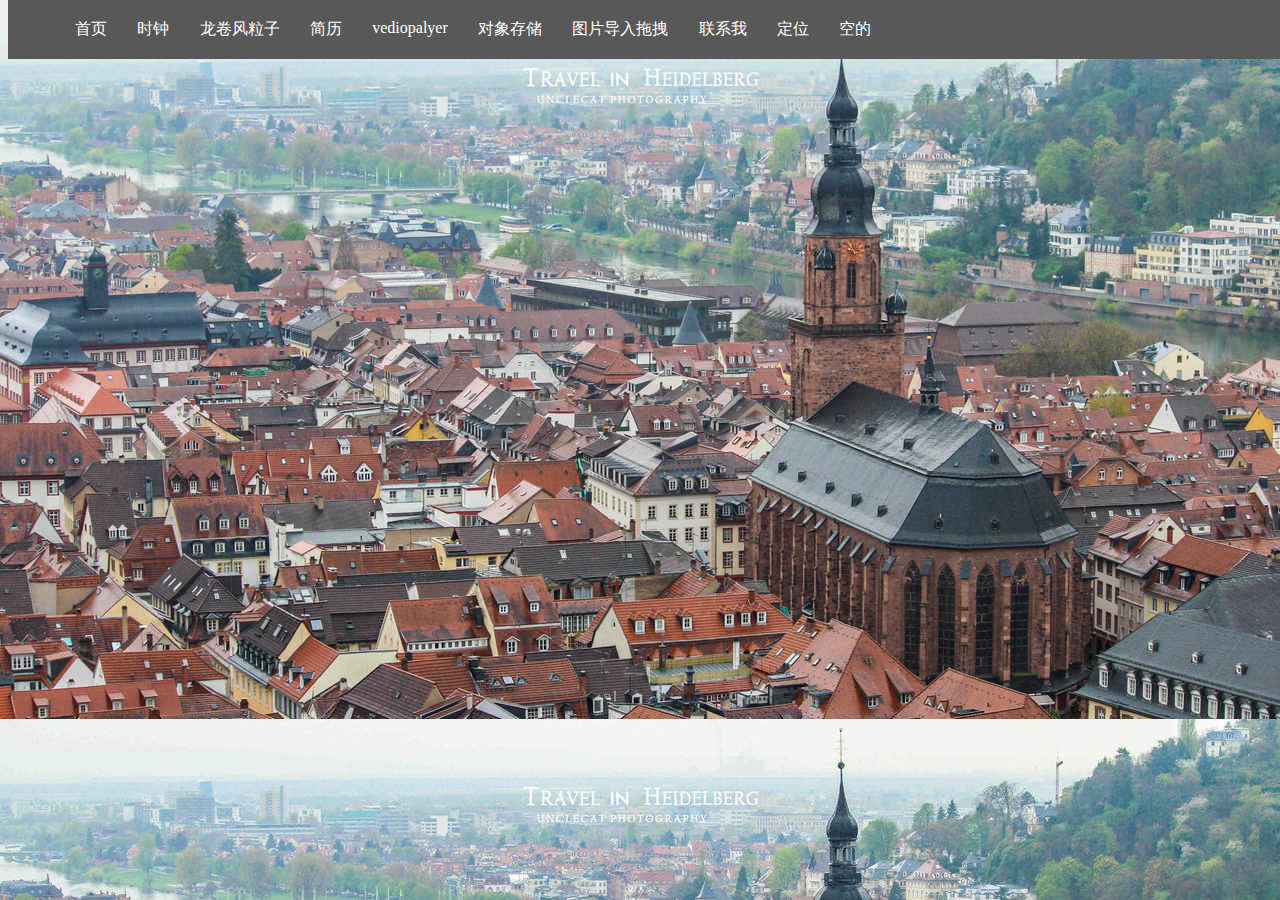
<file: zzzzzz/index.html>
<html>
   <head>
   	<meta charset="UTF-8">
       <style type="text/css">
        .top{
    /* 设置宽度高度背景颜色 */
    height: auto; /*高度改为自动高度*/
    width:100%;
    margin-left: 0;
    background:#585858;
    position: fixed; /*固定在顶部*/
    top: 0;/*离顶部的距离为0*/
    margin-bottom: 5px;
}
.top ul{
    /* 清除ul标签的默认样式 */
    width: auto;/*宽度也改为自动*/
    list-style-type: none;
    white-space:nowrap;
    overflow: hidden;
    margin-left: 5%;
    /* margin-top: 0;          */
    padding: 0;

}
.top li {
    float:left; /* 使li内容横向浮动，即横向排列  */
    margin-right:2%;  /* 两个li之间的距离*/
    position: relative;
    overflow: hidden;
}

.top li a{
   /* 设置链接内容显示的格式*/
    display: block; /* 把链接显示为块元素可使整个链接区域可点击 */
    color:white;
    text-align: center;
    padding: 3px;
    overflow: hidden;
    text-decoration: none; /* 去除下划线 */
    
}
.top li a:hover{
    /* 鼠标选中时背景变为黑色 */
    background-color: #f2849e;
}
.top ul li ul{
    /* 设置二级菜单 */
    margin-left: -0.2px;
    background:#585858;
    position: relative;
    display: none; /* 默认隐藏二级菜单的内容 */

}
.top ul li ul li{
    /* 二级菜单li内容的显示 */
    
    float:none;
    text-align: center;
}
.top ul li:hover ul{
    /* 鼠标选中二级菜单内容时 */
    display: block;
}
body{
   background-image:url(images/222.jpg);
   
}

       </style>
        <body >
            <div class="top">
                   <center> 
                    <ul>
                    <li><a href="#">首页</a></li>
                    <li><a href="canvas clock.html">时钟</a></li>
                    <li><a href="龙卷风粒子特效.html">龙卷风粒子</a></li>
                    <li><a href="resume.html">简历</a></li>
                    <li><a href="vediopalyer.html">vediopalyer</a></li>
                    <li><a href="JSON对象的存储.html">对象存储</a></li>
                    <li><a href="fileReader and Drag.html">图片导入拖拽</a></li>
                    <li><a href="call me.html">联系我</a></li>
                    <li><a href="map.html">定位</a></li>
                    
                 
                    <li>
                        <a href="#">空的</a>
                        <ul>
                            <li><a href="#">说了还不信</a></li>
                            <li><a href="#">你咋那么犟呢</a></li>
                        </ul>
                    </li>        
                      </ul>
                    </center>      
            </div>
            
 <!--使用video嵌入本地视频 
    <div style="width: 100%;height: 100%;margin-top: px auto;">
        <video src="video/trailer.mp4" type="video/mp4" controls autoplay width="100%" height="100%" >
            抱歉，你的浏览器不支持video标签。。
        </video>
    </div>-->

    </head>
</html>
</file>
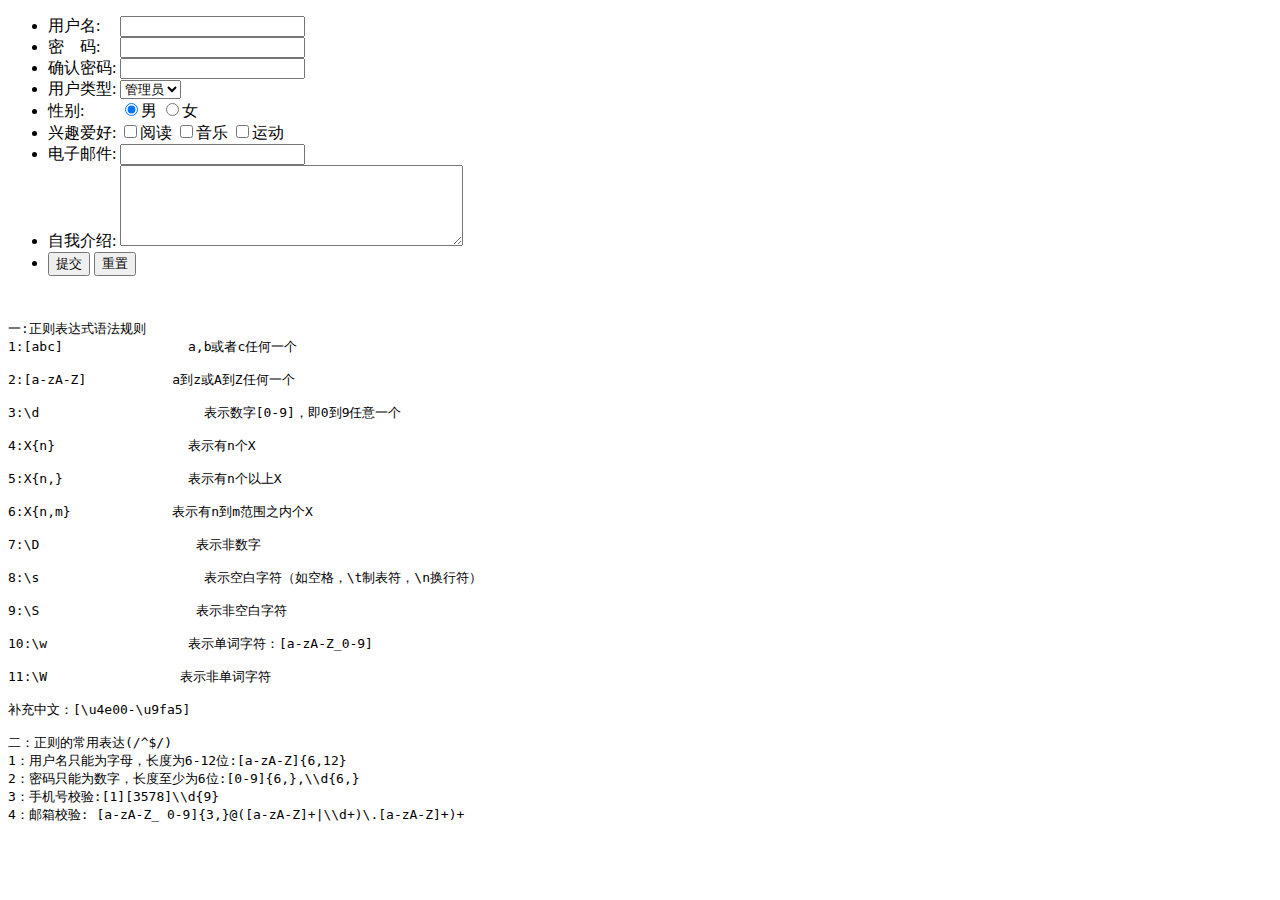
<file: zzzzzz/call me.html>
<!DOCTYPE html>
<html>
	<head>
		<meta charset="UTF-8">
		<title></title>
	</head>
	<body>
		
<form action="#" method="get">
	<ul>
		<li>
			<label>用户名:　</label>
			<input type="text" name="username" id="username" required="required" onblur="checkUser()" />
			<span id="message1"></span>
		</li>
		<li>
			<label>密　码:　</label>
			<input type="password" name="password" id="password" required="required" onblur="checkPassword()" />
			<span id="message2"></span>
		</li>
		<li>
			<label>确认密码:</label>
			<input type="password" name="passwordTwo" id="passwordTwo" required="required" onblur="checkPasswordTwo()" />
			<span id="message3"></span>
		</li>
		<li>
			<label>用户类型:</label>
			<select name="userType">
				<option value="0">管理员</option>
				<option value="1">其他</option>
			</select>
		</li>
		<li>
			<label>性别:　　</label>
			<input type="radio" name="sex" value="male" checked="checked" />男
			<input type="radio" name="sex" value="female" />女
		</li>
		<li>
			<label>兴趣爱好:</label>
			<input type="checkbox" name="hobby" value="reading" />阅读
			<input type="checkbox" name="hobby" value="music" />音乐
			<input type="checkbox" name="hobby" value="sport" />运动
		</li>
		<li>
			<label>电子邮件:</label>
			<input type="email" name="email" id="email" value="" onblur="checkEmail()" />
			<span id="message4"></span>
		</li>
		<li>
			<label>自我介绍:</label>
			<textarea name="intro" rows="5" cols="40"></textarea>
		</li>
		<li>
			<input type="submit" id="sub" value="提交" onclick="return checkAll()" />
			<input type="reset" value="重置" onclick="resetTheAll()" />
		</li>
	</ul>
</form>
<pre>
	<p>一:正则表达式语法规则
1:[abc]                a,b或者c任何一个

2:[a-zA-Z]           a到z或A到Z任何一个

3:\d                     表示数字[0-9]，即0到9任意一个

4:X{n}                 表示有n个X

5:X{n,}                表示有n个以上X

6:X{n,m}             表示有n到m范围之内个X

7:\D                    表示非数字

8:\s                     表示空白字符（如空格，\t制表符，\n换行符）

9:\S                    表示非空白字符

10:\w                  表示单词字符：[a-zA-Z_0-9]

11:\W                 表示非单词字符

补充中文：[\u4e00-\u9fa5]

二：正则的常用表达(/^$/)
1：用户名只能为字母，长度为6-12位:[a-zA-Z]{6,12} 
2：密码只能为数字，长度至少为6位:[0-9]{6,},\\d{6,} 
3：手机号校验:[1][3578]\\d{9}
4：邮箱校验: [a-zA-Z_ 0-9]{3,}@([a-zA-Z]+|\\d+)\.[a-zA-Z]+)+
</p>
</pre>



	</body>
	
<script type="text/javascript">
	function checkUser() {
		var user = document.getElementById("username");
		var regs = /^[a-zA-Z0-9\u4e00-\u9fa5_]{6,18}$/;
		var message = document.getElementById("message1")
		if(regs.test(user.value)) {
			message.style.color = "greenyellow";
			message.innerHTML = "✔";
			return true;
 
		} else {
			message.style.color = "red";
			message.innerHTML = "请输入6-18位中英文用户名！";
			return false;
		}
	}
 
	function checkPassword() {
		var pass = document.getElementById("password");
		var regs = /^[a-zA-Z0-9_]{6,12}$/;
		var message = document.getElementById("message2")
		if(regs.test(pass.value)) {
			message.style.color = "greenyellow";
			message.innerHTML = "✔";
			return true;
		} else {
			message.style.color = "red";
			message.innerHTML = "请输入6-12位中英文密码！";
			return false;
		}
	}
 
	function checkPasswordTwo() {
		var pass1 = document.getElementById("password").value;
		var pass2 = document.getElementById("passwordTwo").value;
		var message = document.getElementById("message3")
		if(pass1 == pass2 && pass2 != "") {
			message.style.color = "greenyellow";
			message.innerHTML = "✔";
			return true;
		} else {
			message.style.color = "red";
			message.innerHTML = "密码不一致";
			return false;
		}
	}
 
	function checkEmail() {
		var reg = /\w+@\w+\.\w+/;
		var email = document.getElementById("email").value;
		var message = document.getElementById("message4");
		if(reg.test(email)) {
			message.style.color = "greenyellow";
			message.innerHTML = "✔";
			return true;
		} else {
			message.style.color = "red";
			message.innerHTML = "邮箱格式错误，必须包含 @ 和 . ";
			return false;
		}
	}
	//提交所有
	function checkAll() {
		if(checkUser() && checkPassword() && checkPasswordTwo() && checkEmail()) {
			return true;
		} else {
			alert("请完善信息")
			return false;
		}
	}
	//重置所有(当点击重新填写时 提交按钮 恢复不可用状态)
	function resetTheAll() {
		//清除提示信息
		var spans = document.getElementsByTagName("span");
		for(var i = 0; i < spans.length; i++) {
			spans[i].innerHTML = "";
		}
 
	}
</script>

</html>
</file>
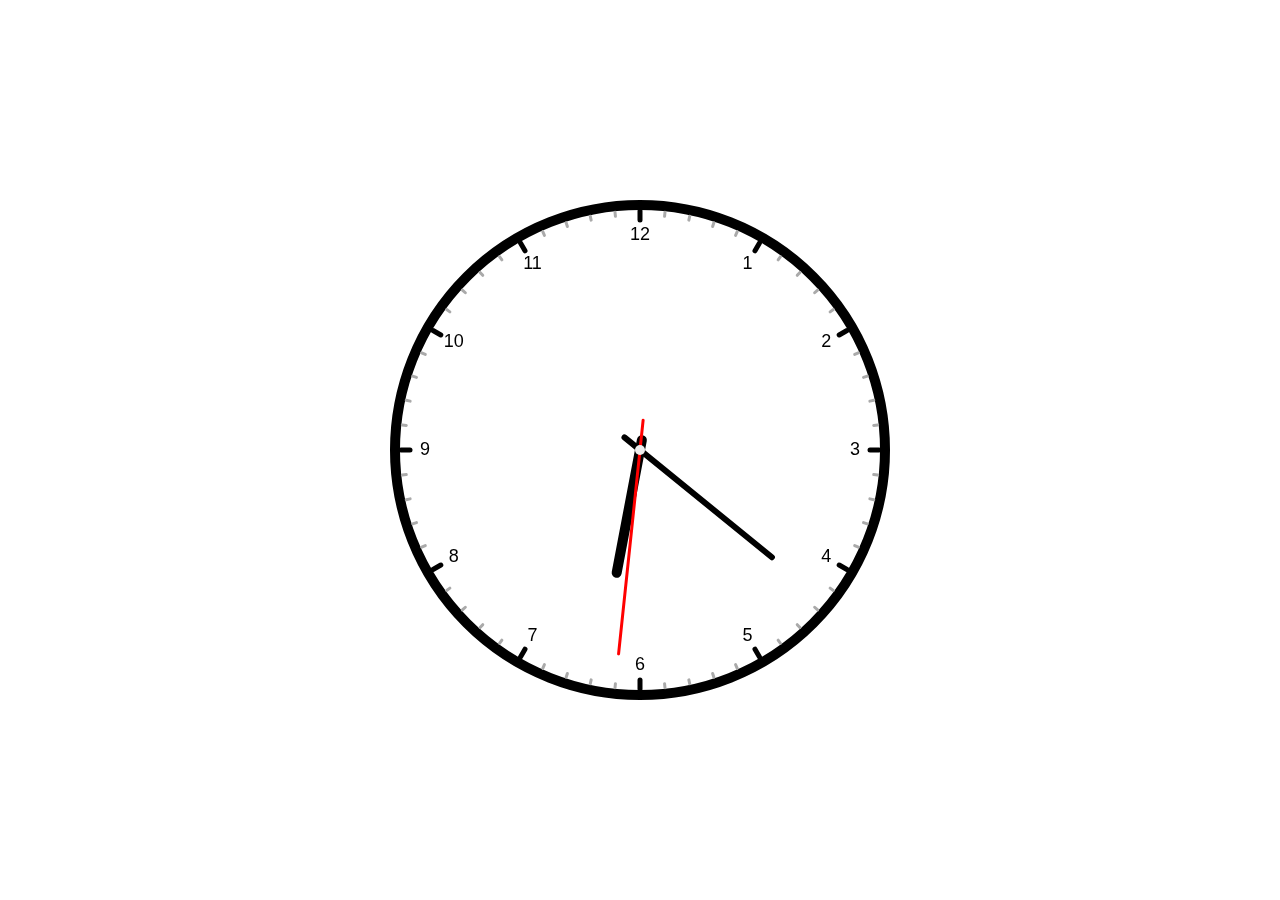
<file: zzzzzz/canvas clock.html>
<!DOCTYPE html>
<html lang="en">
<head>
    <meta charset="UTF-8">
    <meta name="viewport" content="width=device-width, initial-scale=1.0">
    <meta http-equiv="X-UA-Compatible" content="ie=edge,chrome=1">
    <title>canvas clock</title>
    <style>
        *{
            margin: 0;padding: 0;
        }
        html,body{
            width: 100%;height: 100%;
        }
        div{
            width: 100%;height: 100%;
            display: flex;
            justify-content: center;
            align-items: center;
        }
    </style>
</head>
<body >
    <div align="center">
        <canvas id="clock" width="500px" height="500px"></canvas>
    </div>
    <script>
        var oCvs = document.getElementById('clock');
        var ctx = oCvs.getContext('2d');
        var width = ctx.canvas.width;
        var height = ctx.canvas.height;
        var r = width / 2;
        //画外圆
        function drawCircle() {
            ctx.save();
            ctx.translate(r, r);//将起始点放在中心点
            ctx.beginPath();
            ctx.lineWidth = 10;//划线的宽度 
            //画圆 (x, y, r, 弧度, 顺时针)
            ctx.arc(0, 0, r - 5, 0, 2*Math.PI, false);
            ctx.stroke();
            //画小时数
            var hourNumbers = [3, 4, 5, 6, 7, 8, 9, 10, 11, 12, 1, 2];
            ctx.font = '18px Arial';
            ctx.textAlign = 'center';
            ctx.textBaseline = 'middle';
            hourNumbers.forEach(function(number, i) {
                var rad = 2 * Math.PI / 12 * i;
                var x = Math.cos(rad) * (r - 35);
                var y = Math.sin(rad) * (r - 35);
                ctx.fillText(number, x, y);
            });
            //画刻度
            for(var i = 0; i < 60; i++) {
                var rad = 2 * Math.PI / 60 * i;
                var x = Math.cos(rad) * (r - 11);
                var y = Math.sin(rad) * (r - 11);
                ctx.save();
                ctx.beginPath();
                ctx.lineHeight = 2;
                ctx.moveTo(x, y);
                ctx.lineCap = 'round';
                if(i % 5) {
                    var x1 = Math.cos(rad) * (r - 15);
                    var y1 = Math.sin(rad) * (r - 15);
                    ctx.lineWidth = 3;
                    ctx.strokeStyle = '#aaa';
                    ctx.lineTo(x1, y1);
                } else {
                    var x1 = Math.cos(rad) * (r - 20);
                    var y1 = Math.sin(rad) * (r - 20);
                    ctx.lineWidth = 5;
                    ctx.lineTo(x1, y1);
                }
                ctx.stroke();
                ctx.restore();
            }
        }
        //画时针
        function drawHour(hour, minute, second) {
            ctx.save();//保存画小时之前的画布环境
            var rad = 2 * Math.PI / 12 * hour;
            var mrad = 2 * Math.PI / 12 / 60 * minute;
            var srad = 2 * Math.PI / 12 / 60 / 60 * second;
            ctx.beginPath();
            ctx.lineWidth = 10;
            ctx.lineCap = 'round';
            ctx.rotate(rad + mrad + srad);
            ctx.moveTo(0, 10);
            ctx.lineTo(0, -r / 2);
            ctx.stroke();
            ctx.restore();//还原到画小时之前的画布环境
        }
        //画分针
        function drawMinus(minute, second) {
            ctx.save();
            var rad = 2 * Math.PI / 60 * minute;
            var srad = 2 * Math.PI / 60 / 60 * second;
            ctx.beginPath();
            ctx.lineWidth = 6;
            ctx.lineCap = 'round';
            ctx.rotate(rad + srad);
            ctx.moveTo(0, 20);
            ctx.lineTo(0, -r + 80);
            ctx.stroke();
            ctx.restore();
        } 
        //画秒针
        function drawSecond(second) {
            ctx.save();
            var rad = 2 * Math.PI / 60 * second;
            ctx.beginPath();
            ctx.strokeStyle = 'red';
            ctx.rotate(rad);
            ctx.lineWidth = 3;
            ctx.lineCap = 'round';
            ctx.moveTo(0, 30);
            ctx.lineTo(0, -r + 45);
            ctx.stroke();
            ctx.restore();
        }
        //画原点
        function drawDot() {
            ctx.beginPath();
            ctx.fillStyle = '#eee';
            ctx.arc(0, 0, 5, 0, 2 * Math.PI, false);
            ctx.fill();
        }
        function draw() {
            ctx.clearRect(0, 0, width, height);
            var now = new Date();
            var hour = now.getHours();
            var minute = now.getMinutes();
            var second = now.getSeconds();
            drawCircle();
            drawHour(hour,minute,second);
            drawMinus(minute,second);
            drawSecond(second);
            drawDot();
            ctx.restore();
        }
        //最开始画一次
        draw();
        //每秒画一次
        setInterval(draw, 1000);
    </script>
    
</body>
</html>
</file>
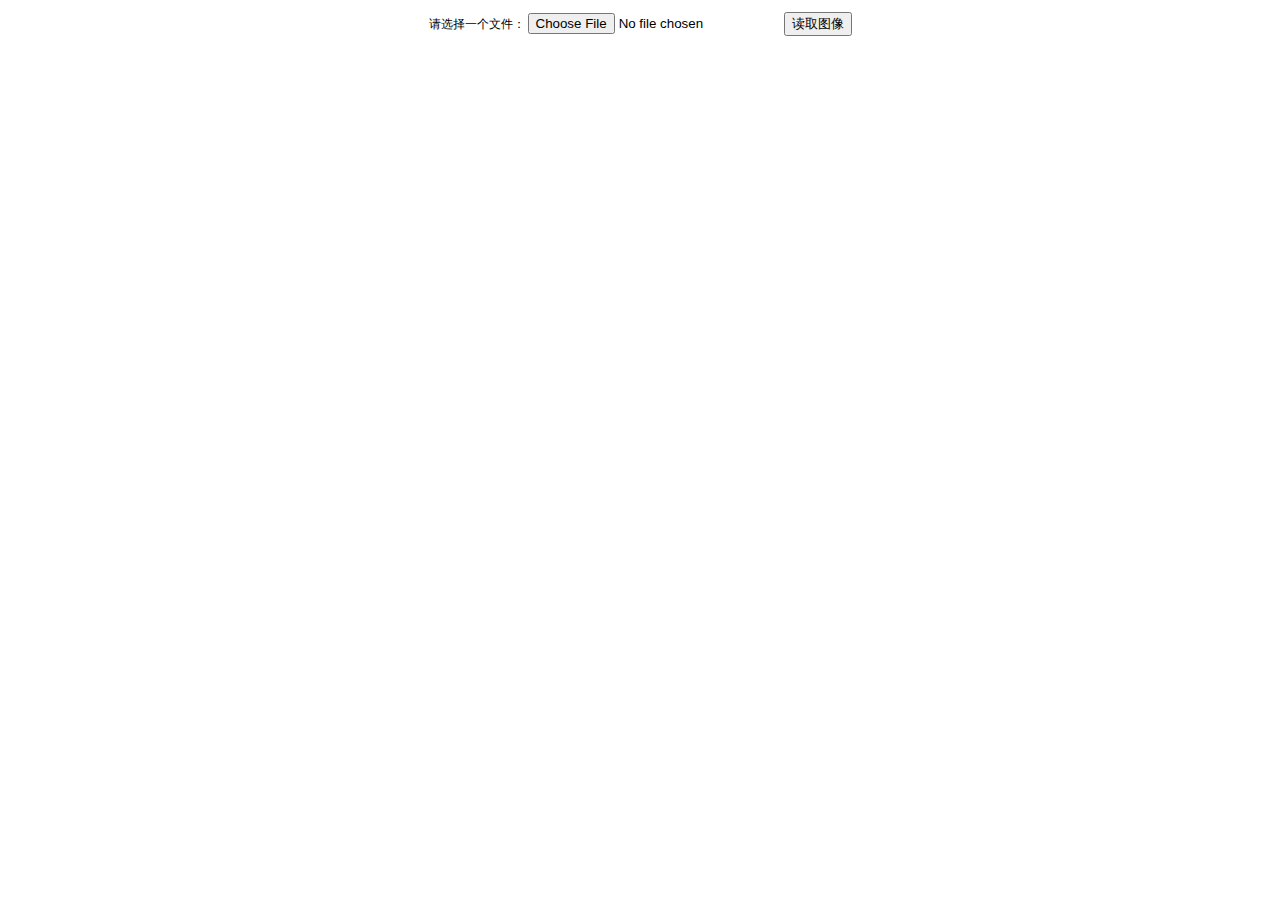
<file: zzzzzz/fileReader and Drag.html>
<!DOCTYPE html>

<head>
	<meta charset="UTF-8">
	<title>fileReader，与图片拖拽</title>
	<link href="css/css1.css" rel="stylesheet" type="text/css">
	<script type="text/javascript" language="jscript" src="js/js1.js" />
	</script>
</head>

<body onLoad="pageload();"style="text-align: center;">
	<p>
		<label>请选择一个文件：</label>
		<input type="file" id="file" />
		<input type="button" value="读取图像" onclick="readFile ()" />
	</p>
	<div id="divFrame" >
		<div id="divTitle">
			<!-- 这里用来显示读取结果 -->
			<div name="result" id="result">
			</div>
		</div>
	</div>

	<script language=javascript>
		var result = document.getElementById("result");
		var file = document.getElementById("file");
		if(typeof FileReader == 'undefined') {
			result.innerHTML = "<p>抱歉，你的浏览器不支持 FileReader</p>";
			file.setAttribute('disabled', 'disabled');
		}
		//将文件以Data URL形式进行读入页面
		function readFile() {
			//检查是否为图像文件
			var file = document.getElementById("file").files[0];
			if(!/image\/\w+/.test(file.type)) {
				alert("请确保文件为图像类型");
				return false;
			}
			var reader = new FileReader();
			//将文件以Data URL形式进行读入页面
			reader.readAsDataURL(file);
			reader.onload = function(e) {
				var result = document.getElementById("result");
				//在页面上显示文件
				result.innerHTML = '<div style="display:block;">请用鼠标拖动我<img src="' + this.result + '" alt=""/ style="display: block;margin-left: auto;margin-right: auto;"></div>'
			}
		}
	</script>
</body>
</file>
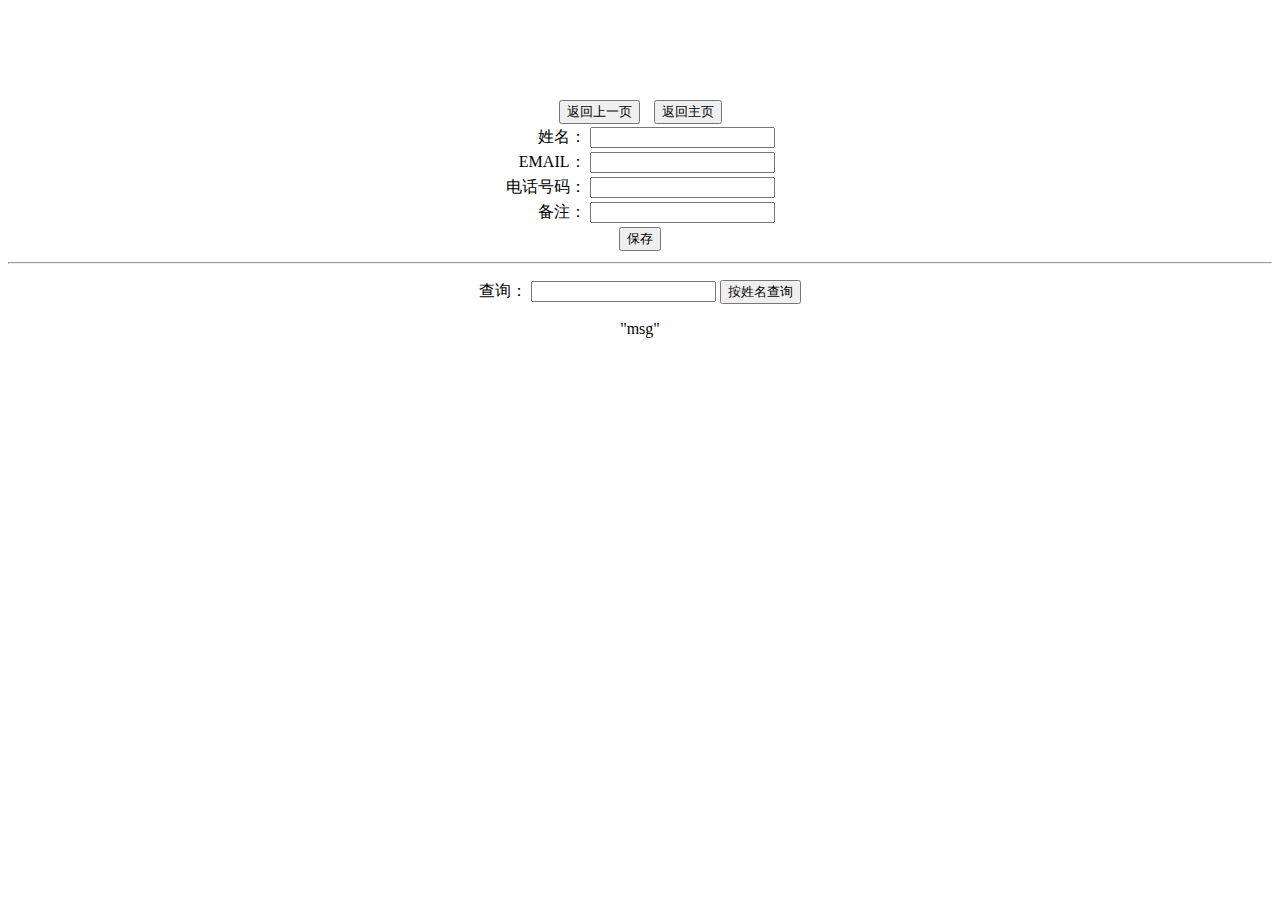
<file: zzzzzz/JSON对象的存储.html>
<!DOCTYPE html>
<html>
	<head>
		<meta charset="utf-8" />
		<title>用户信息卡</title>
	</head>
	<style type="text/css">
	#div1{
		
		margin-top: 100px;
	}
</style>
	<body>
		<div id="div1" align="center">
			<a href="index.html"><input type="button" value="返回上一页"  ></a>
		<a href="index.html"><input type="button" value="返回主页" style="margin-left: 10px;" ></a>
		<br />
	<table>
		<tr><td align="right">姓名：</td><td><input type="text" id="name"/></td></tr>
		<tr><td align="right">EMAIL：</td><td><input type="text" id="email"/></td></tr>
		<tr><td align="right">电话号码：</td><td><input type="text" id="tel"/></td></tr>
		<tr><td align="right">备注：</td><td><input type="text" id="memo"/></td></tr>
		<tr>
			<td colspan="2" align="center"><input type="button" value="保存" onclick="saveStorage();"/></td>
		</tr>
	</table>
	<hr/>
	<p>查询：
	<input type="text" id="find" />
	<input type="button" value="按姓名查询" onclick="findStorage('msg');"/>
	</p>
	<p id="msg">"msg"</p>
		</div>
		
	<script type="text/javascript">
		function saveStorage(){
			var data = new Object;
			data.name = document.getElementById('name').value;
			data.email = document.getElementById('email').value;
			data.tel = document.getElementById('tel').value;
			data.memo = document.getElementById('memo').value;
			var str = JSON.stringify(data);
			localStorage.setItem(data.name,str);
			alert("数据已保存");
		}
		
		function findStorage(id){
			var find = document.getElementById('find').value;
			var str = localStorage.getItem(find);
			var data = JSON.parse(str);
			var result = "姓名"+data.name +'<br>';
			result+= "EMAIL:"+data.email+'<br>';
			result+= "电话号码:"+data.tel+'<br>';
			result+= "备注:"+data.memo+'<br>';
			var target = document.getElementById(id);
			target.innerHTML = result;
			
		}
	</script>
	</body>
</html>
</file>
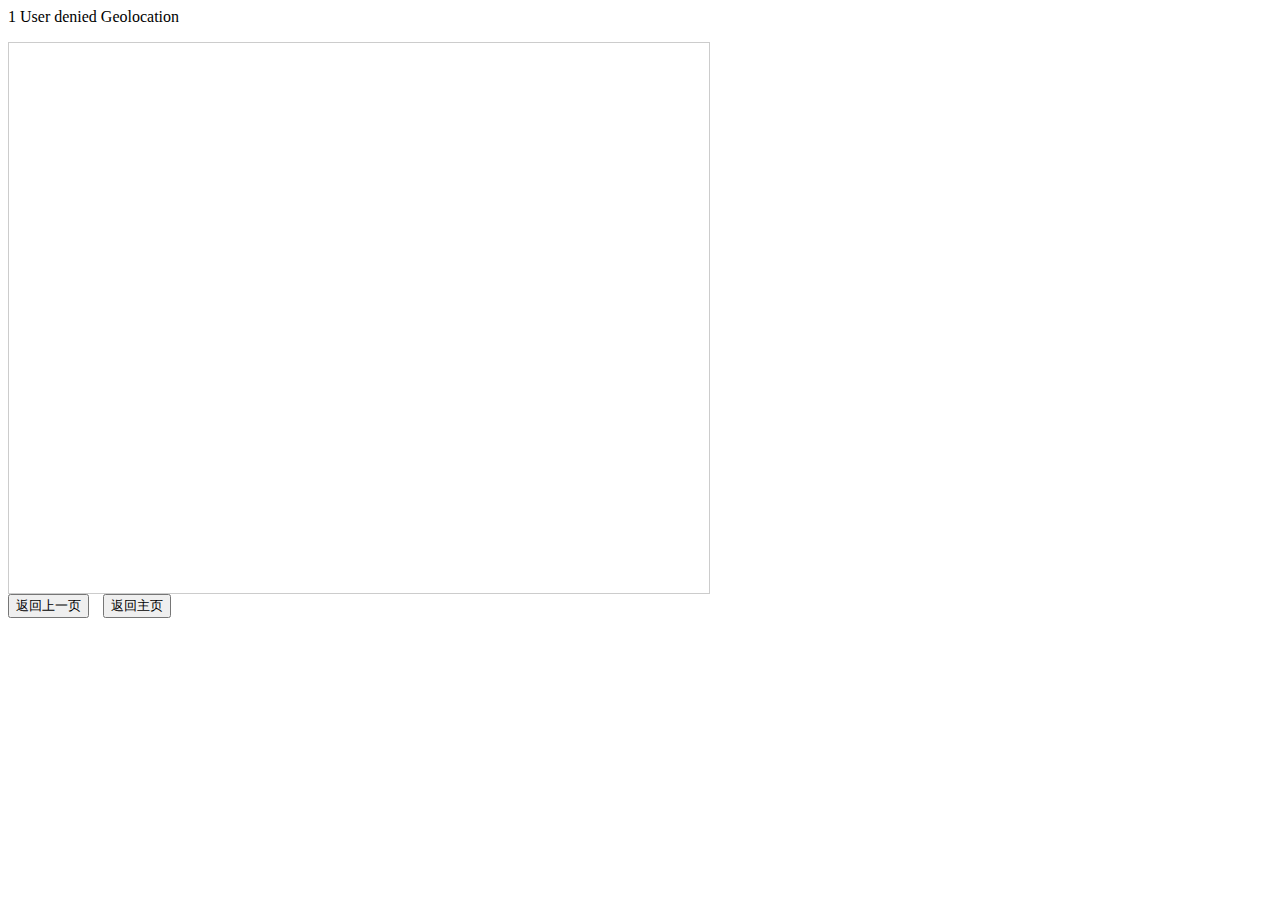
<file: zzzzzz/map.html>
﻿<html> 
<head> 
<meta charset="uft-8"> 
<meta name="viewport" content="initial-scale=1.0, user-scalable=no" />    
<title>利用HTML5和百度地图实现位置定位</title> 

</head> 
<body> 
<script src="http://api.map.baidu.com/api?v=1.3" type="text/javascript"></script> 
<p id="geo_loc"></p> 
<div style="width:700px;height:550px;border:#ccc solid 1px;" id="dituContent"></div> 
<script> 
if(navigator.geolocation){ 
    	navigator.geolocation.getCurrentPosition( 
        	function(p){ 
            	document.getElementById('geo_loc').innerHTML="纬度"+p.coords.latitude+"经度"+p.coords.longitude; 
            	createMap(p.coords.latitude,p.coords.longitude); 
        	}, 
        	function(err){ 
            	document.getElementById('geo_loc').innerHTML=err.code+"\n"+err.message; 
        	} 
    	); 
}else{ 
    	document.getElementById('geo_loc').innerHTML="您的浏览器不支持地图定位"; 
} 
function createMap(a,b){ 
    	var map=new BMap.Map("dituContent");           
    	var point=new BMap.Point(b,a);          
    	map.centerAndZoom(point,15);            
	map.enableScrollWheelZoom();           
    	window.map=map; 	
	map.addOverlay(new BMap.Marker(point));//定点坐标红点覆盖

} 
</script> 
<a href="index.html"><input type="button" value="返回上一页"  ></a>
<a href="index.html"><input type="button" value="返回主页" style="margin-left: 10px;" ></a>
</body> 
</html>
</file>
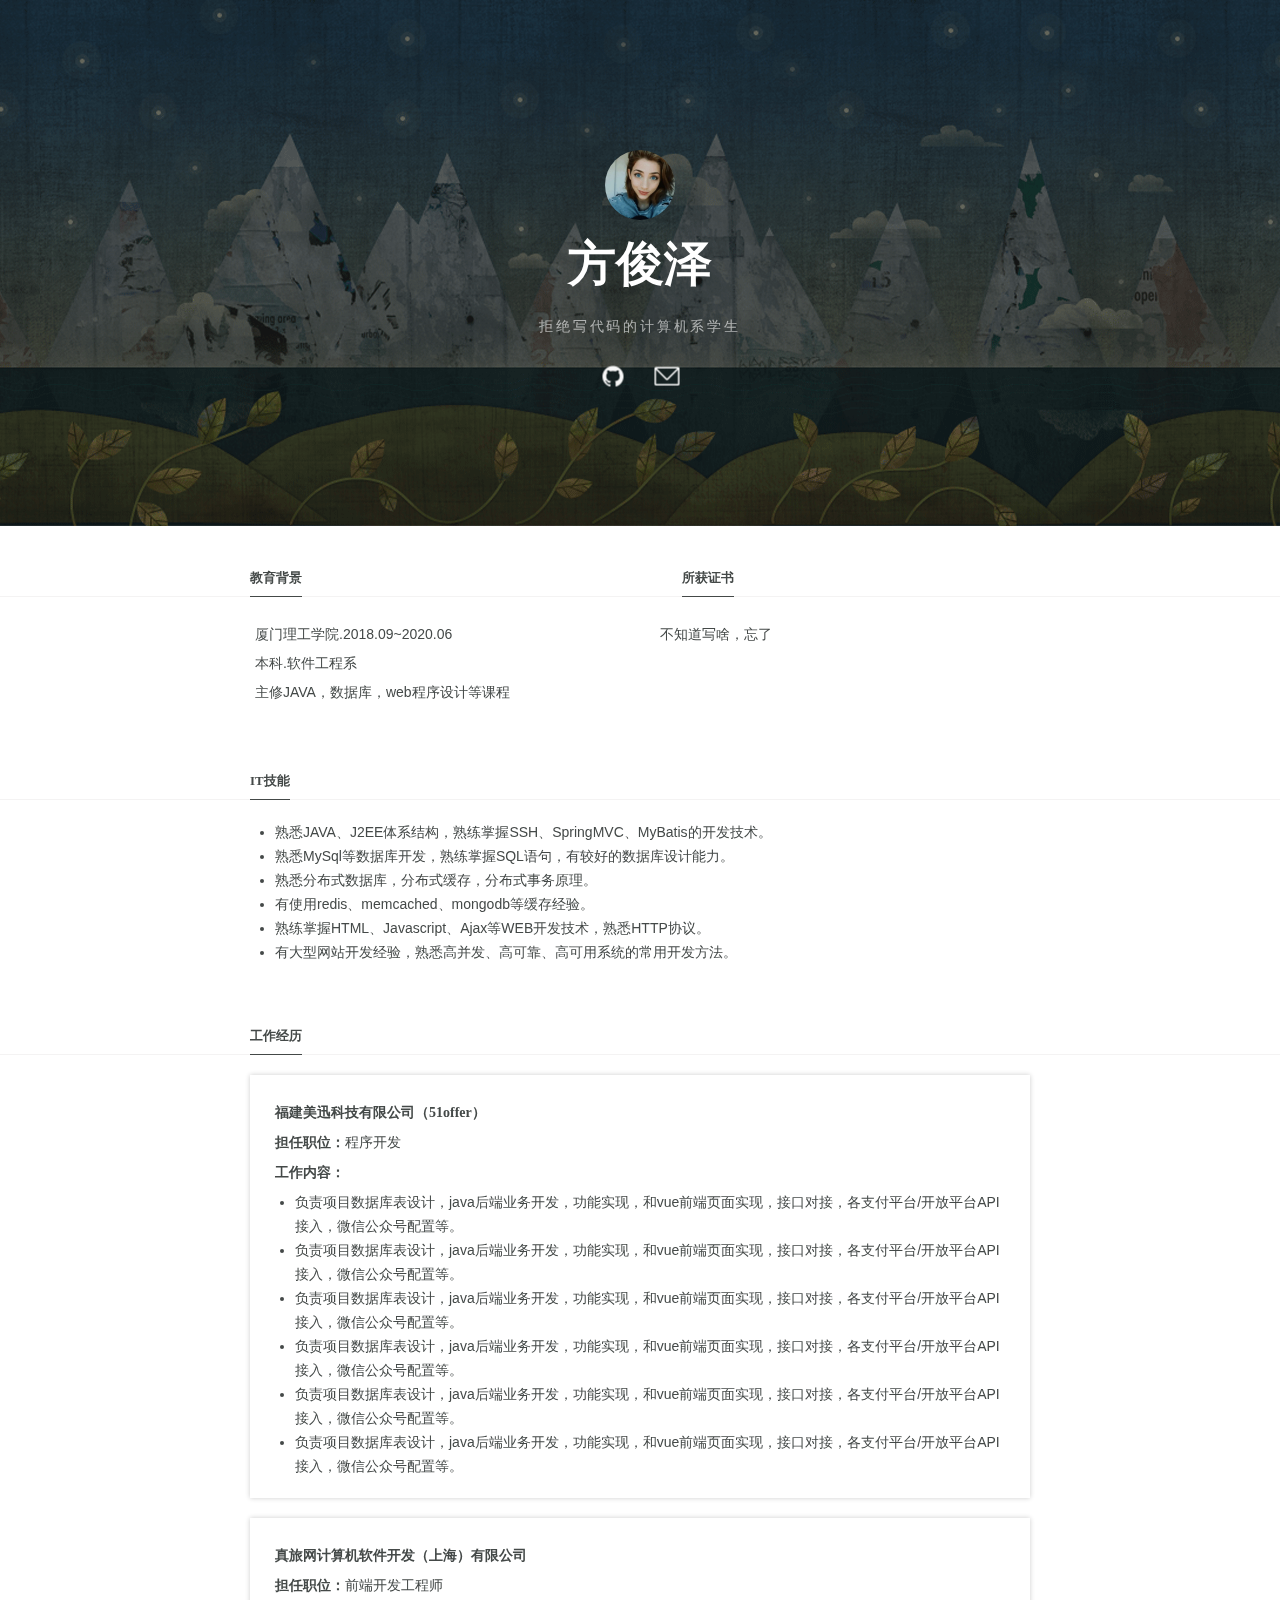
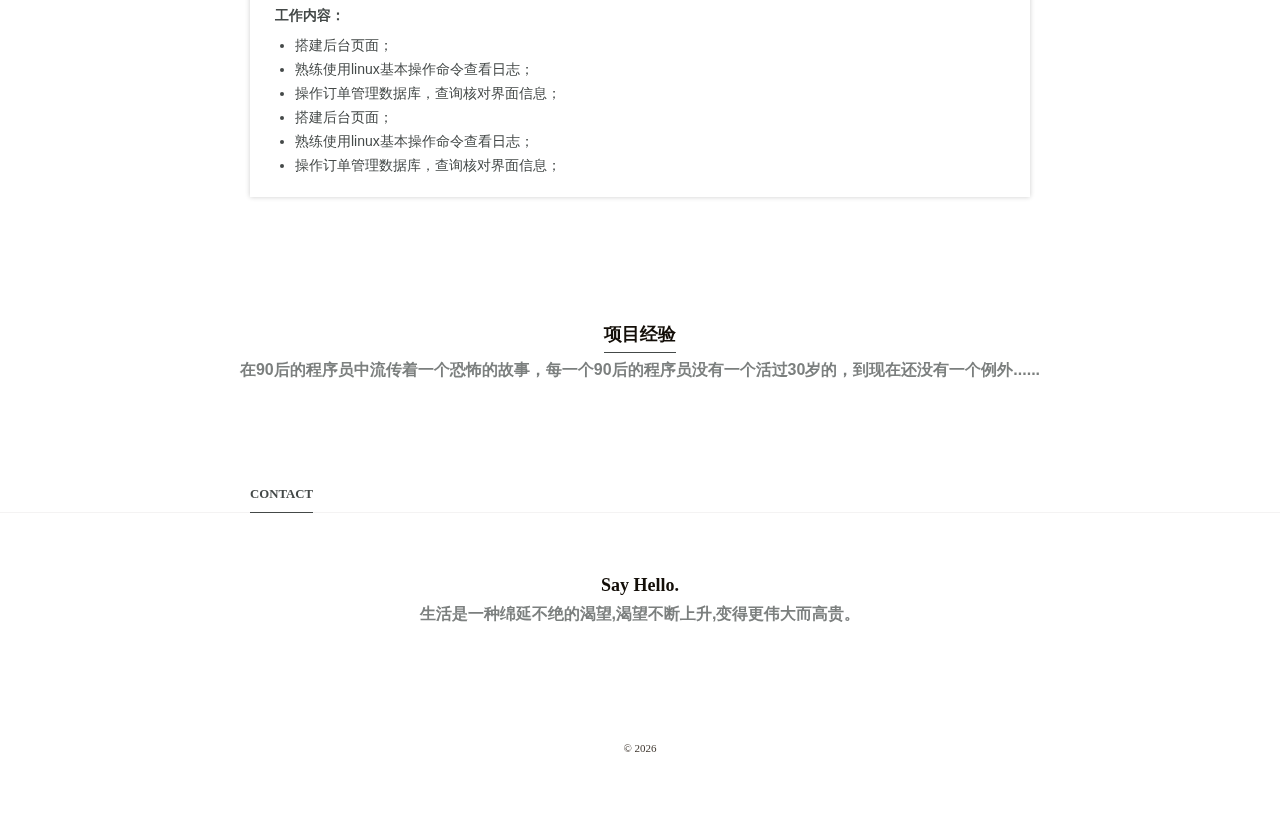
<file: zzzzzz/resume.html>
<!DOCTYPE html>
<html lang="en">
<head>
	<title>我的简历</title>
	<link rel="shortcut icon" href="/favicon.ico" type="image/x-icon" />
	<meta http-equiv="Content-Type" content="text/html; charset=utf-8" />
	<meta name="description" content="" />
	<meta name="viewport" content="width=device-width, maximum-scale=1.0" />

	<link rel="stylesheet" href="css/rs.css" type="text/css" media="screen, projection"/>
	<link rel="stylesheet" type="text/css" href="js/bxSlider/jquery.bxslider.css">

	<script type="text/javascript" src="js/jquery.min.js"></script>
	<script type="text/javascript" src="js/bxSlider/jquery.bxslider.js"></script>
	<script type="text/javascript" src="js/rs.js"></script>
</head>
<body>
	<header id="top">
		<div class="ryan">

			<img class="avatar" src="images/眼睛.jpg" alt="Ryan" />

			<h2>方俊泽 <span>拒绝写代码的计算机系学生</span></h2>

			<div class="social">
				<a class="github" href="https://github.com/fangjunze">Github</a>
				<a class="email" href="mailto:865840083@qq.com">Email me</a>
			</div>

		</div>
	</header>


	<div id="container">
		<h2><span><em class="lefty">教育背景</em><em class="righty">所获证书</em></span></h2>
		<section class="portfolio">

			<section class="column">
				<p>厦门理工学院.2018.09~2020.06</p>
				<p>本科.软件工程系</p>
				<p>
					主修JAVA，数据库，web程序设计等课程
				</p>
			</section>
			<section class="column ethos">
				<p>不知道写啥，忘了</p>
				
			</section>
		</section>

		<h2><span><em>IT技能</em></span></h2>
		<section class="portfolio">
			<ul>
					<li>熟悉JAVA、J2EE体系结构，熟练掌握SSH、SpringMVC、MyBatis的开发技术。</li>
					<li>熟悉MySql等数据库开发，熟练掌握SQL语句，有较好的数据库设计能力。</li>
					<li>熟悉分布式数据库，分布式缓存，分布式事务原理。</li>
					<li>有使用redis、memcached、mongodb等缓存经验。</li>
					<li>熟练掌握HTML、Javascript、Ajax等WEB开发技术，熟悉HTTP协议。</li>
					<li>有大型网站开发经验，熟悉高并发、高可靠、高可用系统的常用开发方法。</li>
					
				</ul>
		</section>


		<h2><span><em>工作经历</em></span></h2>
		<section class="portfolio">

			<div class="work-item">
				<p><strong>福建美迅科技有限公司（51offer）</strong></p>
				<p><strong>担任职位：</strong>程序开发 </p>
				<p><strong>工作内容：</strong>
				<ul>
					<li>负责项目数据库表设计，java后端业务开发，功能实现，和vue前端页面实现，接口对接，各支付平台/开放平台API接入，微信公众号配置等。</li>
					<li>负责项目数据库表设计，java后端业务开发，功能实现，和vue前端页面实现，接口对接，各支付平台/开放平台API接入，微信公众号配置等。</li>
					<li>负责项目数据库表设计，java后端业务开发，功能实现，和vue前端页面实现，接口对接，各支付平台/开放平台API接入，微信公众号配置等。</li>
					<li>负责项目数据库表设计，java后端业务开发，功能实现，和vue前端页面实现，接口对接，各支付平台/开放平台API接入，微信公众号配置等。</li>
					<li>负责项目数据库表设计，java后端业务开发，功能实现，和vue前端页面实现，接口对接，各支付平台/开放平台API接入，微信公众号配置等。</li>
					<li>负责项目数据库表设计，java后端业务开发，功能实现，和vue前端页面实现，接口对接，各支付平台/开放平台API接入，微信公众号配置等。</li>
				</ul>
			</div>
		
			<div class="work-item">
				<p><strong>真旅网计算机软件开发（上海）有限公司  </strong></p>
				<p><strong>担任职位：</strong>前端开发工程师</p>
				<p><strong>工作内容：</strong>
				<ul>
					<li>搭建后台页面；</li>
					<li>熟练使用linux基本操作命令查看日志；</li>
					<li>操作订单管理数据库，查询核对界面信息；</li>
					<li>搭建后台页面；</li>
					<li>熟练使用linux基本操作命令查看日志；</li>
					<li>操作订单管理数据库，查询核对界面信息；</li>
				</ul>
			</div>
		</p>	
		</section>
		<section id="zzz">
		<h2><span><em>项目经验</em></span></h2>
		<h3>在90后的程序员中流传着一个恐怖的故事，每一个90后的程序员没有一个活过30岁的，到现在还没有一个例外......</h3>
		</section>

		

		<h2><span><em>CONTACT</em></span></h2>

		<section id="contact">
			<h2>Say Hello.</h2>
			<h3>生活是一种绵延不绝的渴望,渴望不断上升,变得更伟大而高贵。</h3>

		
		</section>

		<footer>
			<p>
			&copy; <script type="text/javascript">document.write(new Date().getFullYear());</script>
			</p>
		</footer>
	</div>

		<script src="http://www.google-analytics.com/urchin.js" type="text/javascript"></script>
	<script type="text/javascript">
		_uacct = "UA-1811790-1";
		urchinTracker();
	</script>

</body>
</html>
</file>
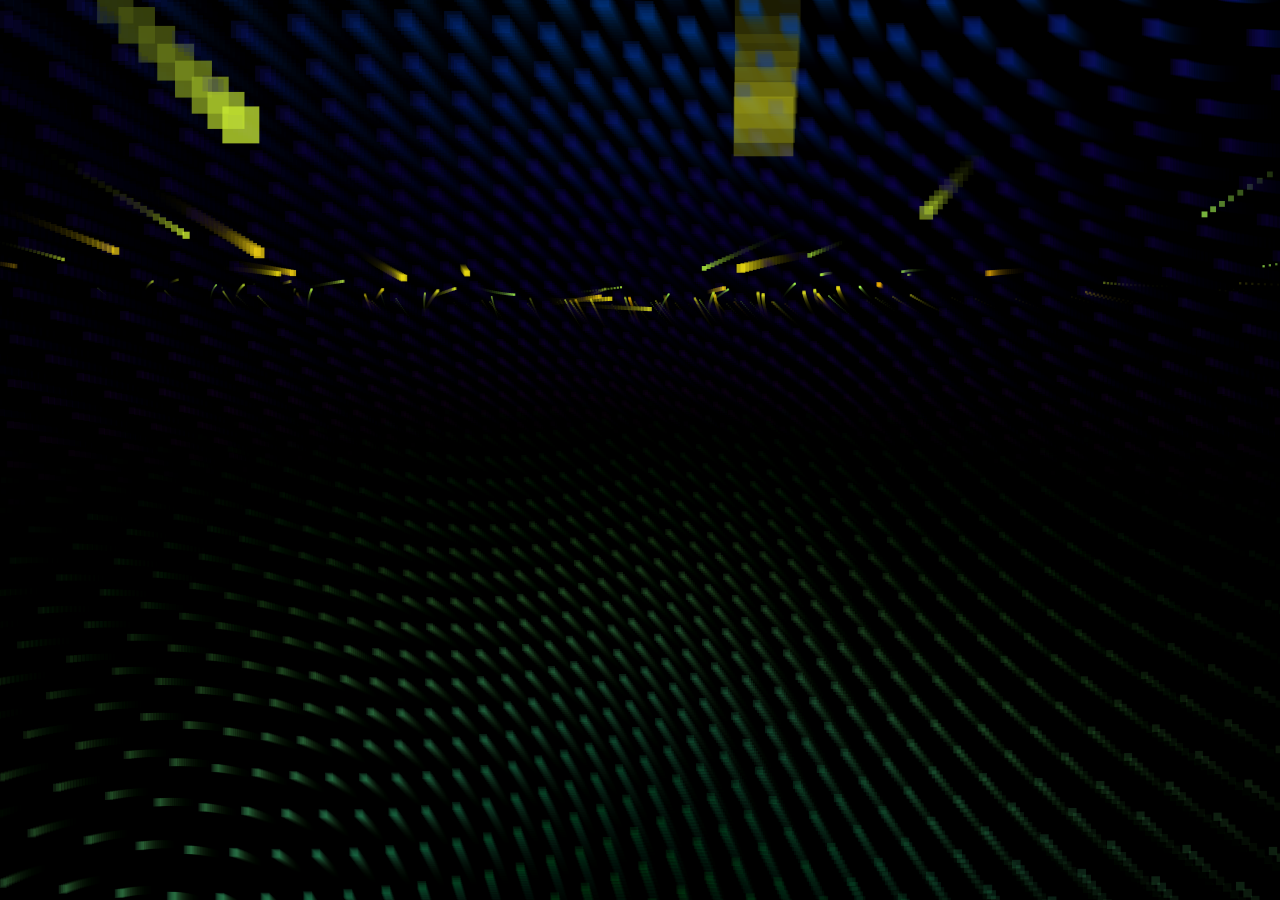
<file: zzzzzz/龙卷风粒子特效.html>
<!doctype html>
<html>
<head>
<meta charset="utf-8">
<title>H5,200行代码实现粒子漩涡特效</title>
<style>
html,body{
	margin:0px;
	width:100%;
	height:100%;
	overflow:hidden;
  background:#000;
}
#canvas{
	position:absolute;
	width:100%;
	height:100%;
}
</style>
</head>
<body>
<canvas id="canvas"></canvas>
<script>
function project3D(x,y,z,vars){
	var p,d;
	x-=vars.camX;
	y-=vars.camY-8;
	z-=vars.camZ;
	p=Math.atan2(x,z);
	d=Math.sqrt(x*x+z*z);
	x=Math.sin(p-vars.yaw)*d;
	z=Math.cos(p-vars.yaw)*d;
	p=Math.atan2(y,z);
	d=Math.sqrt(y*y+z*z);
	y=Math.sin(p-vars.pitch)*d;
	z=Math.cos(p-vars.pitch)*d;
	var rx1=-1000;
	var ry1=1;
	var rx2=1000;
	var ry2=1;
	var rx3=0;
	var ry3=0;
	var rx4=x;
	var ry4=z;
	var uc=(ry4-ry3)*(rx2-rx1)-(rx4-rx3)*(ry2-ry1);
	var ua=((rx4-rx3)*(ry1-ry3)-(ry4-ry3)*(rx1-rx3))/uc;
	var ub=((rx2-rx1)*(ry1-ry3)-(ry2-ry1)*(rx1-rx3))/uc;
	if(!z)z=0.000000001;
	if(ua>0&&ua<1&&ub>0&&ub<1){
		return {
			x:vars.cx+(rx1+ua*(rx2-rx1))*vars.scale,
			y:vars.cy+y/z*vars.scale,
			d:(x*x+y*y+z*z)
		};
	}else{
		return { d:-1 };
	}
}
function elevation(x,y,z){
	var dist = Math.sqrt(x*x+y*y+z*z);
	if(dist && z/dist>=-1 && z/dist <=1) return Math.acos(z / dist);
	return 0.00000001;
}
function rgb(col){
	col += 0.000001;
	var r = parseInt((0.5+Math.sin(col)*0.5)*16);
	var g = parseInt((0.5+Math.cos(col)*0.5)*16);
	var b = parseInt((0.5-Math.sin(col)*0.5)*16);
	return "#"+r.toString(16)+g.toString(16)+b.toString(16);
}
function interpolateColors(RGB1,RGB2,degree){
	var w2=degree;
	var w1=1-w2;
	return [w1*RGB1[0]+w2*RGB2[0],w1*RGB1[1]+w2*RGB2[1],w1*RGB1[2]+w2*RGB2[2]];
}
function rgbArray(col){
	col += 0.000001;
	var r = parseInt((0.5+Math.sin(col)*0.5)*256);
	var g = parseInt((0.5+Math.cos(col)*0.5)*256);
	var b = parseInt((0.5-Math.sin(col)*0.5)*256);
	return [r, g, b];
}
function colorString(arr){
	var r = parseInt(arr[0]);
	var g = parseInt(arr[1]);
	var b = parseInt(arr[2]);
	return "#"+("0" + r.toString(16) ).slice (-2)+("0" + g.toString(16) ).slice (-2)+("0" + b.toString(16) ).slice (-2);
}
function process(vars){
	if(vars.points.length<vars.initParticles) for(var i=0;i<5;++i) spawnParticle(vars);
	var p,d,t;	
	p = Math.atan2(vars.camX, vars.camZ);
	d = Math.sqrt(vars.camX * vars.camX + vars.camZ * vars.camZ);
	d -= Math.sin(vars.frameNo / 80) / 25;
	t = Math.cos(vars.frameNo / 300) / 165;
	vars.camX = Math.sin(p + t) * d;
	vars.camZ = Math.cos(p + t) * d;
	vars.camY = -Math.sin(vars.frameNo / 220) * 15;
	vars.yaw = Math.PI + p + t;
	vars.pitch = elevation(vars.camX, vars.camZ, vars.camY) - Math.PI / 2;	
	var t;
	for(var i=0;i<vars.points.length;++i){		
		x=vars.points[i].x;
		y=vars.points[i].y;
		z=vars.points[i].z;
		d=Math.sqrt(x*x+z*z)/1.0075;
		t=.1/(1+d*d/5);
		p=Math.atan2(x,z)+t;
		vars.points[i].x=Math.sin(p)*d;
		vars.points[i].z=Math.cos(p)*d;
		vars.points[i].y+=vars.points[i].vy*t*((Math.sqrt(vars.distributionRadius)-d)*2);
		if(vars.points[i].y>vars.vortexHeight/2 || d<.25){
			vars.points.splice(i,1);
			spawnParticle(vars);
		}
	}
}
function drawFloor(vars){	
	var x,y,z,d,point,a;
	for (var i = -25; i <= 25; i += 1) {
		for (var j = -25; j <= 25; j += 1) {
			x = i*2;
			z = j*2;
			y = vars.floor;
			d = Math.sqrt(x * x + z * z);
			point = project3D(x, y-d*d/85, z, vars);
			if (point.d != -1) {
				size = 1 + 15000 / (1 + point.d);
				a = 0.15 - Math.pow(d / 50, 4) * 0.15;
				if (a > 0) {
					vars.ctx.fillStyle = colorString(interpolateColors(rgbArray(d/26-vars.frameNo/40),[0,128,32],.5+Math.sin(d/6-vars.frameNo/8)/2));
					vars.ctx.globalAlpha = a;
					vars.ctx.fillRect(point.x-size/2,point.y-size/2,size,size);
				}
			}
		}
	}		
	vars.ctx.fillStyle = "#82f";
	for (var i = -25; i <= 25; i += 1) {
		for (var j = -25; j <= 25; j += 1) {
			x = i*2;
			z = j*2;
			y = -vars.floor;
			d = Math.sqrt(x * x + z * z);
			point = project3D(x, y+d*d/85, z, vars);
			if (point.d != -1) {
				size = 1 + 15000 / (1 + point.d);
				a = 0.15 - Math.pow(d / 50, 4) * 0.15;
				if (a > 0) {
					vars.ctx.fillStyle = colorString(interpolateColors(rgbArray(-d/26-vars.frameNo/40),[32,0,128],.5+Math.sin(-d/6-vars.frameNo/8)/2));
					vars.ctx.globalAlpha = a;
					vars.ctx.fillRect(point.x-size/2,point.y-size/2,size,size);
				}
			}
		}
	}		
}
function sortFunction(a,b){
	return b.dist-a.dist;
}
function draw(vars){
	vars.ctx.globalAlpha=.15;
	vars.ctx.fillStyle="#000";
	vars.ctx.fillRect(0, 0, canvas.width, canvas.height);
	drawFloor(vars);	
	var point,x,y,z,a;
	for(var i=0;i<vars.points.length;++i){
		x=vars.points[i].x;
		y=vars.points[i].y;
		z=vars.points[i].z;
		point=project3D(x,y,z,vars);
		if(point.d != -1){
			vars.points[i].dist=point.d;
			size=1+vars.points[i].radius/(1+point.d);
			d=Math.abs(vars.points[i].y);
			a = .8 - Math.pow(d / (vars.vortexHeight/2), 1000) * .8;
			vars.ctx.globalAlpha=a>=0&&a<=1?a:0;
			vars.ctx.fillStyle=rgb(vars.points[i].color);
			if(point.x>-1&&point.x<vars.canvas.width&&point.y>-1&&point.y<vars.canvas.height)vars.ctx.fillRect(point.x-size/2,point.y-size/2,size,size);
		}
	}
	vars.points.sort(sortFunction);
}
function spawnParticle(vars){

	var p,ls;
	pt={};
	p=Math.PI*2*Math.random();
	ls=Math.sqrt(Math.random()*vars.distributionRadius);
	pt.x=Math.sin(p)*ls;
	pt.y=-vars.vortexHeight/2;
	pt.vy=vars.initV/20+Math.random()*vars.initV;
	pt.z=Math.cos(p)*ls;
	pt.radius=200+800*Math.random();
	pt.color=pt.radius/1000+vars.frameNo/250;
	vars.points.push(pt);	
}
function frame(vars) {
	if(vars === undefined){
		var vars={};
		vars.canvas = document.querySelector("canvas");
		vars.ctx = vars.canvas.getContext("2d");
		vars.canvas.width = document.body.clientWidth;
		vars.canvas.height = document.body.clientHeight;
		window.addEventListener("resize", function(){
			vars.canvas.width = document.body.clientWidth;
			vars.canvas.height = document.body.clientHeight;
			vars.cx=vars.canvas.width/2;
			vars.cy=vars.canvas.height/2;
		}, true);
		vars.frameNo=0;

		vars.camX = 0;
		vars.camY = 0;
		vars.camZ = -14;
		vars.pitch = elevation(vars.camX, vars.camZ, vars.camY) - Math.PI / 2;
		vars.yaw = 0;
		vars.cx=vars.canvas.width/2;
		vars.cy=vars.canvas.height/2;
		vars.bounding=10;
		vars.scale=500;
		vars.floor=26.5;

		vars.points=[];
		vars.initParticles=700;
		vars.initV=.01;
		vars.distributionRadius=800;
		vars.vortexHeight=25;
	}
	vars.frameNo++;
	requestAnimationFrame(function() {
		frame(vars);
	});
	process(vars);
	draw(vars);
}
frame();
</script>
</body>
</html>
</file>
<file: zzzzzz/css/css1.css>
﻿@charset "utf-8";
/* CSS Document */
body {
	font-size:12px
}
/*文件拖拽样式*/
#divFrame{
	margin-top: 50px;
	width:400px;   
	height:400px; 
	top:20px; 
	left:30px;
	position:absolute;
}
#divTitle{
	
	height:23px;
	line-height:23px;
	cursor:move;
	padding-left:10px
}
</file>
<file: zzzzzz/css/rs.css>
/*------------------ @reset ------------------*/
body, html {
	margin: 0;
	padding: 0;
	width: 100%;
}
body, h1, h2, h3, h4, h5, h6, pre, code {
	font-size: 1em;
}
ul, ol, li, h1, h2, h3, h4, h5, h6, pre, form, body, html, p, blockquote, fieldset, legend, input, button, select, textarea, dl, dd, dt, hr, table, thead, tbody, tfoot, tr, th, td {
	margin: 0;
	padding: 0
}
img, a img, :link img, :visited img {
	border: 0;
	padding: 0;
	margin: 0;
}
address, cite, caption {
	font-style: normal
}
caption, th {
	text-align: left
}
ol, ul {
	margin: 0;
	margin-left: 25px;
}
a, button {
	outline: 0;
}
input[type="submit"]::-moz-focus-inner, input[type="button"]::-moz-focus-inner, button::-moz-focus-inner {
	border: 0px;
}
::-moz-selection {
	background: rgba(0, 0, 0, 0.9);
	color: #fff;
}
::selection {
	background: rgba(0, 0, 0, 0.9);
	color: #fff;
}

/*------------------ @body ------------------*/
body {
	background: #f4f3f3 url(../images/header.gif) repeat-x center top fixed;
	color: #444948;
	font: normal 16px/24px 'Microsoft Yahei', Helvetica, sans-serif;
}
a {
	text-decoration: none;
	color: #214a64;
}
p strong {
	font-family: 'Microsoft Yahei';
}
h1 {
	margin: 0 auto;
}
h1, h1 a {
	width: 333px;
	height: 242px;
	display: block;
}
h1 a {
	text-indent: -9999px;
	background: url(../images/logo.png) no-repeat 0 0;
	border: 0;
}
header {
	height: 526px;
	position: fixed;
	top: 0;
	width: 100%;
}
header .ryan {
	padding-top: 150px;
}
header .avatar {
	display: block;
	border-radius: 50%;
	width: 70px;
	height: 70px;
	margin: 0 auto;
}
header h2 {
	color: #fff;
	text-align: center;
	display: block;
	font-size: 3em;
	line-height: 1em;
	padding-top: 20px;
}
header h2 span {
	display: block;
	font-size: 14px;
	padding-top: 15px;
	font-weight: normal;
	color: rgba(255, 255, 255, 0.6);
	font-family: 'Microsoft Yahei';
	letter-spacing: 0.2em;
	text-transform: uppercase;
}
header .social {
	text-align: center;
	padding-top: 0;
}
header .social a {
	width: 50px;
	height: 50px;
	display: inline-block;
	text-indent: -999em;
	-webkit-transform: scale(0.5, 0.5);
	transform: scale(0.5, 0.5);
	background-position: center center;
	background-repeat: no-repeat;
	text-align: center;
	border: 0;
	-webkit-transition: all .2s ease-in-out; /* For Safari 3.1 to 6.0 */
	transition: all .2s ease-in-out;
}
header .social a.twitter {
	background-image: url(../images/twitter.png);
}
header .social a.dribbble {
	background-image: url(../images/dribbble.png);
}
header .social a.linkedin {
	background-image: url(../images/linkedin.png);
}
header .social a.medium {
	background-image: url(../images/medium.png);
	display: none;
}
header .social a.email {
	background-image: url(../images/email.png);
}
header .social a.github {
	background-image: url(../images/github.png);
}
#top {
}
#logo {
	position: fixed;
	top: 20px;
	left: 20px;
	width: 20px;
}
.skills {
	list-style: none;
	margin: 0;
	padding: 0;
	position: relative;
	height: 60px;
	display: none;
}
.skills li {
	border-top-style: solid;
	display: inline-block;
	width: 20%;
	position: absolute;
	bottom: 0;
	text-align: center;
}
.skills li.html {
	border-top-color: rgba(33, 74, 100, 1.0);
	border-top-width: 10px;
}
.skills li.scss {
	border-top-color: rgba(33, 74, 100, 0.8);
	border-top-width: 10px;
	left: 20%;
}
.skills li.js {
	border-top-color: rgba(33, 74, 100, 0.6);
	border-top-width: 7px;
	left: 40%;
}
.skills li.rails {
	border-top-color: rgba(33, 74, 100, 0.4);
	border-top-width: 4px;
	left: 60%;
}
.skills li.ios {
	border-top-color: rgba(33, 74, 100, 0.2);
	border-top-width: 4px;
	left: 80%;
}
#container {
	margin: 526px auto 0 auto;
	width: 100%;
	background: #fff;
	position: relative;
	box-shadow: 0 0 5px rgba(0, 0, 0, .2);
	z-index: 3;
	padding-top: 20px;
}
#container h2 {
	border-bottom: 1px solid #f4f3f3;
	display: block;
	width: 100%;
	font-size: 0.8em;
	font-weight: bold;
	padding: 0;
	margin: 0;
	font-family: 'Microsoft Yahei';
	height: 50px;
}
#container h2 span {
	margin: 0;
	display: block;
	width: 780px;
	margin: 0 auto;
}
#container h2 span em {
	border-bottom: 1px solid #444948;
	font-style: normal;
	display: inline-block;
	padding: 20px 0;
	height: 10px;
}
#container h2 span em.lefty {
	float: left;
}
#container h2 span em.righty {
	float: left;
	margin-left: 380px;
}
.portfolio {
	width: 780px;
	padding: 20px 20px 40px;
	overflow: hidden;
	margin: 0 auto;
	display: block;
}
.portfolio .work-item{
	box-shadow: 0 0 5px rgba(0, 0, 0, 0.2);
    padding: 20px;
    margin-bottom: 20px;
}
.portfolio .work-item:nth-child(2){
	margin-bottom: 0;
}
.portfolio img {
	max-width: 100%;
}
.portfolio section.thirds {
	width: 240px;
	float: left;
}
.portfolio section.thirds:nth-child(2) {
	padding-left: 30px;
	padding-right: 30px;
}
.portfolio .item {
	box-shadow: 0 0 5px rgba(0, 0, 0, 0.2);
	margin-bottom: 30px;
}
.portfolio section.thirds .item {
	width: 100%;
	margin-bottom: 30px;
	display: block;
}
.portfolio section.thirds img {
	width: 100%;
	height: auto;
	display: block;
}
.portfolio section.column {
	width: 375px;
	float: left;
}
.portfolio section.column:last-child {
	padding-left: 30px;
}
.portfolio section a {
	font-family: 'Microsoft Yahei';
}
.portfolio section a.item {
	position: relative;
	display: block;
	width: 375px;
	overflow: hidden;
	margin-bottom: 30px;
	border: 0;
}
.portfolio section .icon {
	margin-bottom: 30px;
}
.portfolio section a img {
	display: block;
}
#contact {
	clear: both;
	display: block;
	width: 100%;
	margin: 0 auto;
	overflow: hidden;
	padding: 60px 0;
	text-align: center;
}
#contact form {
	display: block;
	overflow: hidden;
	width: 500px;
	margin: 0 auto;
	display: none;
}
#contact h2 {
	text-align: center;
	font-weight: bold;
	font-size: 18px;
	padding-bottom: 5px;
	color: #130E08;
	border-bottom: 0;
	height: auto;
}
#contact h3 {
	text-align: center;
	opacity: 0.7;
	display: block;
	padding-bottom: 20px;
}
#zzz{
	clear: both;
	display: block;
	width: 100%;
	margin: 0 auto;
	overflow: hidden;
	padding: 60px 0;
	text-align: center;
}
#zzzt form {
	display: block;
	overflow: hidden;
	width: 500px;
	margin: 0 auto;
	display: none;
}
#zzz h2 {
	text-align: center;
	font-weight: bold;
	font-size: 18px;
	padding-bottom: 5px;
	color: #130E08;
	border-bottom: 0;
	height: auto;
}
#zzz h3 {
	text-align: center;
	opacity: 0.7;
	display: block;
	padding-bottom: 20px;
}
.portfolio p {
	font-size: 14px;
	margin: 5px;
}
.portfolio li {
	font-size: 14px;
}
.email-button {
	border-radius: 20px;
	border: 2px solid #444948;
	display: inline-block;
	text-align: center;
	color: #444948;
	padding: 30px 60px;
	font-size: 1.3em;
	letter-spacing: 0.1em;
	text-transform: uppercase;
	font-family: 'Microsoft Yahei';
	margin-bottom: 20px;
}
.email-button:hover {
	background: #444948;
	color: #fff;
}
#contact p span {
	opacity: 0.7;
}
form p {
	padding-top: 20px;
	margin-bottom: 40px;
	display: block;
	margin: 0 auto;
	border-bottom: 1px solid #444948;
}
input, textarea, select {
	border: 0;
	font: normal 14px/21px ProximaNovaSemiBold, "Helvetica Neue", Helvetica, sans-serif;
	padding: 10px 0;
	background: none;
	color: #444948;
	border-radius: 0;
	box-sizing: border-box;
	width: 100%;
	height: 40px;
}
textarea {
}
select {
	font-size: 14px;
	padding-left: 3px;
}
input:focus, textarea:focus, select:focus {
	outline: none;
}
input {
	resize: none;
}
input, textarea {
	padding-left: 0.7em;
}
::-webkit-input-placeholder {
	color: #444948 !important;
	text-transform: uppercase;
	font-size: 12px;
}
:-moz-placeholder {
	color: #444948 !important;
	text-transform: uppercase;
	font-size: 12px;
}
div.button {
	padding-top: 60px;
}
#submit {
	display: block;
	border: 0;
	cursor: pointer;
	margin: 0 auto;
	color: #444948;
	border: 1px solid #444948;
	box-sizing: border-box;
	width: 100%;
	font-weight: bold;
	text-transform: uppercase;
	padding: 20px 0;
	font-size: 1.3em;
	background: none;
	font: normal 14px ProximaNovaBold, "Helvetica Neue", Helvetica, sans-serif;
	text-align: center;
}
#submit:hover {
	background: #444948;
	color: #fff;
}
.error {
	border: 1px solid red;
}
select {
}
label {
	display: none;
}
.message {
	height: 29px;
	font-size: 11px;
	line-height: 11px;
	padding: 17px 15px 0 15px;
	text-align: center;
	background: none;
	font: normal 14px ProximaNovaBold, "Helvetica Neue", Helvetica, sans-serif;
	text-transform: uppercase;
}
#success {
	border: 1px solid #5bbd72;
	color: #5bbd72;
}
#error {
	border: 1px solid red;
	color: red;
}
.bx-wrapper {
	margin-top: 20px;
}
.slide .desc {
	display: block;
	position: absolute;
	left: 0;
	top: 0;
	bottom: 0;
	right: 0;
	background: #000;
	opacity: 0;
	padding: 10px;
	color: #fff;
	text-align: center;
	transition: all 1s;
	-webkit-transition: all 1s;
}
.slide a:hover .desc {
	opacity: 0.5;
}

footer {
	width: 780px;
	display: block;
	margin: 0 auto;
	padding-top: 30px;
	text-align: center;
	font-size: 11px;
	color: #3F372F;
	padding-bottom: 60px;
	position: relative;
	font-family: 'Microsoft Yahei';
	text-align: right;
}
footer p {
	padding-bottom: 0;
	margin: 0 auto;
	display: block;
	clear: both;
	text-align: center;
}
footer a {
	color: #4F4740;
	text-decoration: none;
}
footer a:hover {
	color: #fff;
	border-bottom-color: #fff;
}
@media only screen and (max-width:640px) {
	.portfolio, .portfolio .column, footer, #contact form, #container, #container h2 span {
		width: 100%;
		box-sizing: border-box;
	}
	#container {
		margin-bottom: 0;
	}
	footer {
		padding-top: 0;
		padding-bottom: 10px;
	}
	.portfolio section a.item, .portfolio section a.item img, .portfolio section.thirds, .portfolio section.thirds:nth-child(2), .portfolio section.column:nth-child(2), .portfolio section.column {
		padding: 0;
		margin: 0;
		float: none;
		width: 100%;
	}
	.portfolio section a.item, .portfolio section.thirds .icon, .portfolio section.thirds .item {
		margin-bottom: 10px;
	}
	#container, #contact form {
		padding-left: 10px;
		padding-right: 10px;
	}
	section.ethos, #totop, #container h2 span em.righty {
		display: none;
	}
	div.button {
		padding-top: 10px;
	}
	header .ryan {
		padding-top: 120px;
	}
	header h2 span {
		padding-top: 0;
		padding-bottom: 20px;
	}
}
</file>
